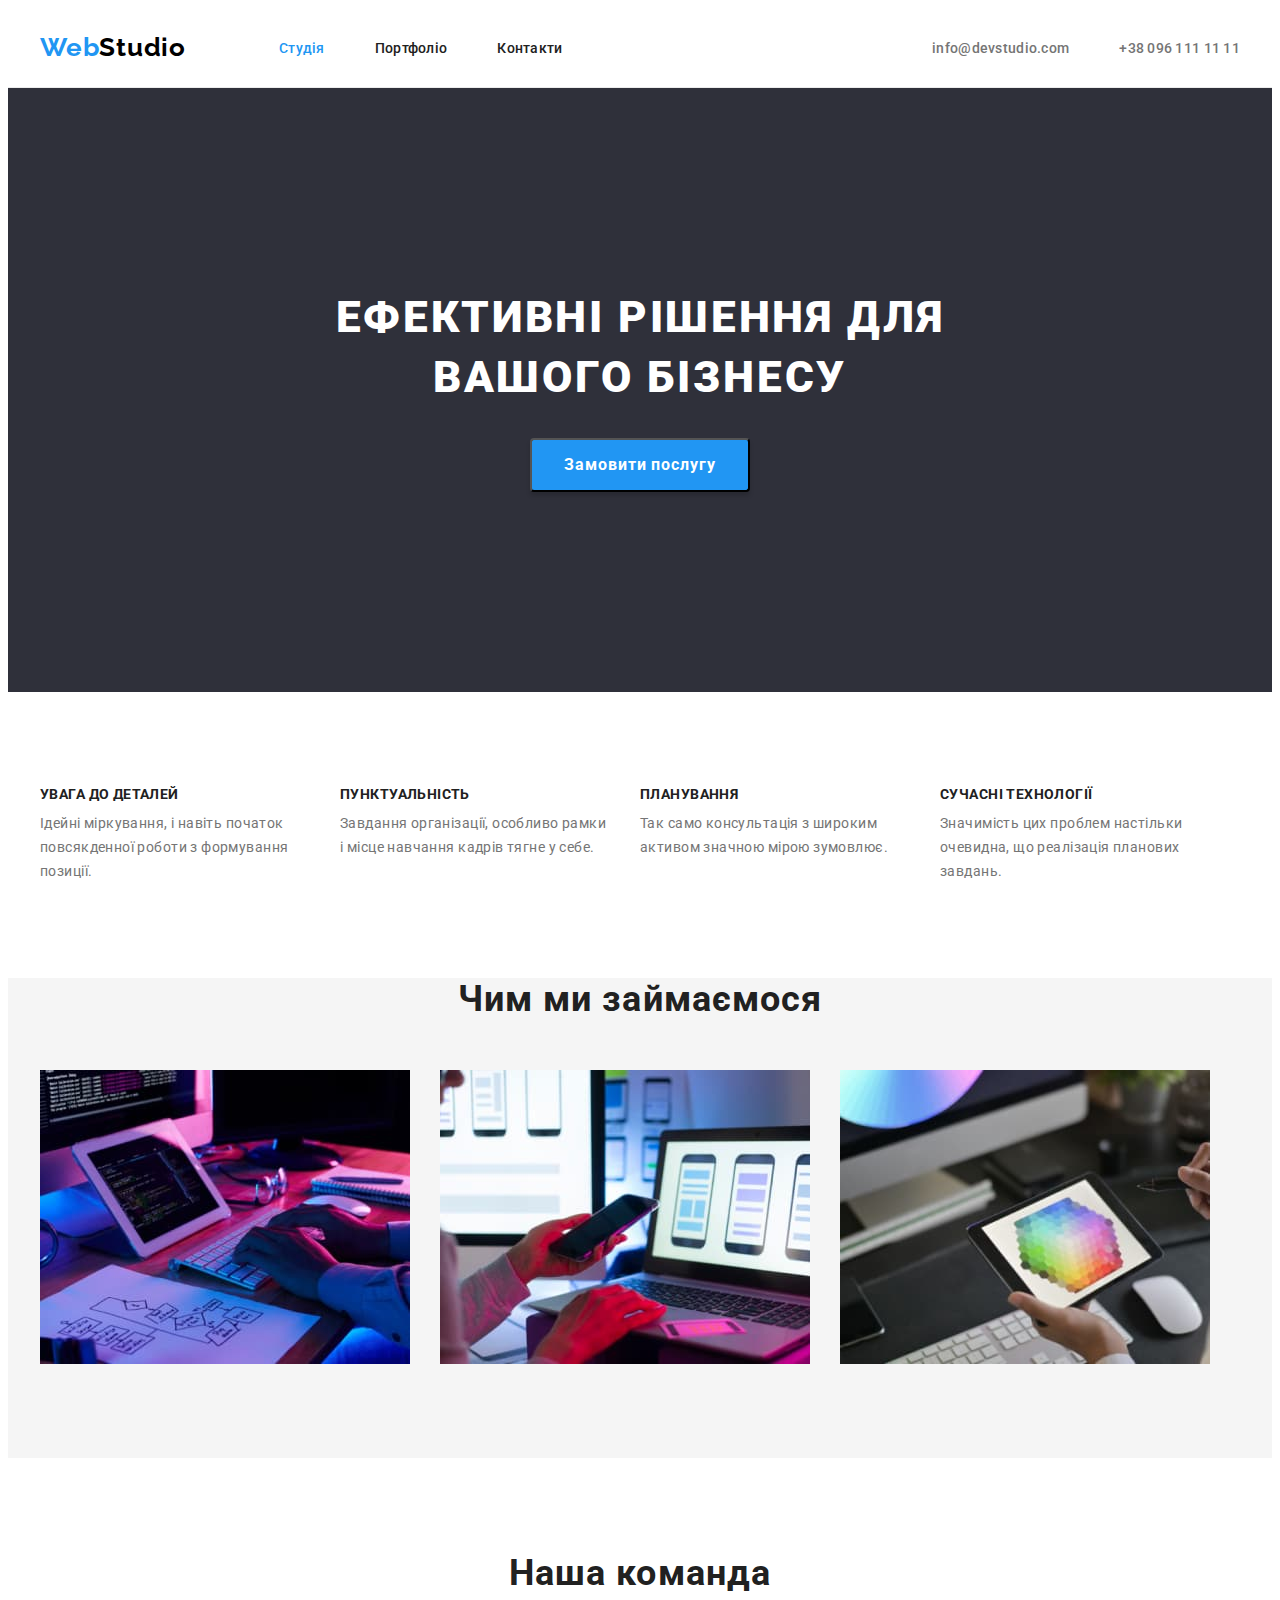
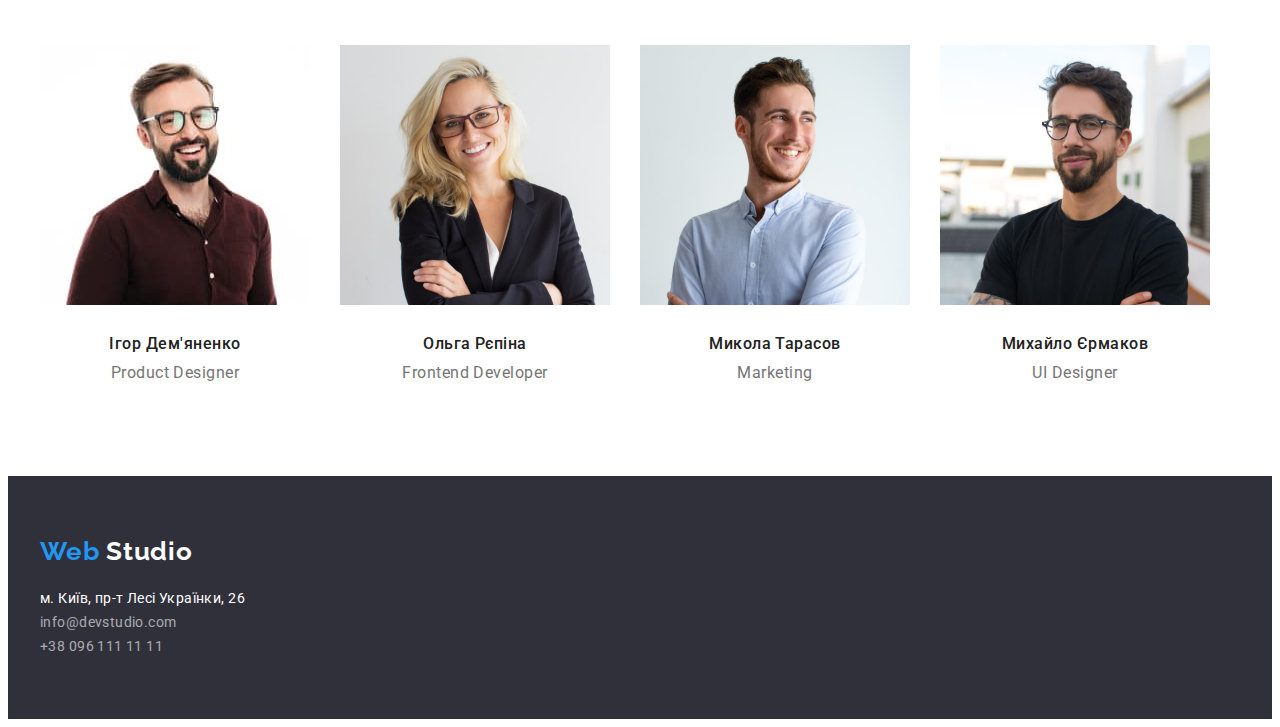
<file: index.html>
<!DOCTYPE html>
<html lang="en">
  <head>
    <meta charset="UTF-8" />
    <meta http-equiv="X-UA-Compatible" content="IE=edge" />
    <meta name="viewport" content="width=device-width, initial-scale=1.0" />
    <title><hw-03></title>
    <link rel="preconnect" href="https://fonts.googleapis.com" />
    <link rel="preconnect" href="https://fonts.gstatic.com" crossorigin />
    <link
      href="https://fonts.googleapis.com/css2?family=Raleway:wght@700&family=Roboto:wght@400;500;700;900&display=swap"
      rel="stylesheet"
    />
    <link
      rel="stylesheet"
      href="https://cdnjs.cloudflare.com/ajax/libs/modern-normalize/1.0.0/modern-normalize.min.css"
      integrity="sha512-ISS7cAi1PEhQ8jnbJpJZMd29NlhNj4AWYyLOSp2CE/CsHxTCu+r+t0D2yoJudVrd0/8fTVPUVDzY5Tvli75u/g=="
      crossorigin="anonymous"
    />
    <link rel="stylesheet" href="./css/styles.css" />
  </head>

  <body>
    <header>
      <div class="container">
        <div class="header-page">
          <nav class="menu-nav">
            <a href="/" class="logo"><span class="accent">Web</span>Studio</a>
            <ul class="site-nav">
              <li class="item">
                <a href="./index.html" class="link current">Студія</a>
              </li>
              <li class="item">
                <a href="./portfolio.html" class="link">Портфоліо</a>
              </li>
              <li class="item">
                <a href="" class="link">Контакти</a>
              </li>
            </ul>
          </nav>

          <ul class="contact-data">
            <li class="email">
              <a href="mailto:info@devstudio.com" class="link"
                >info@devstudio.com</a
              >
            </li>
            <li class="tel">
              <a href="tel:+380961111111" class="link">+38 096 111 11 11</a>
            </li>
          </ul>
        </div>
      </div>
    </header>

    <main>
      <section class="hero">
        <div class="container">
          <h1 class="hero-title">Ефективні рішення для вашого бізнесу</h1>
          <button type="button" class="button">Замовити послугу</button>
        </div>
      </section>

      <section class="section fearure">
        <div class="container">
          <ul class="fearure-list">
            <li class="item">
              <h3 class="fearures-title">УВАГА ДО ДЕТАЛЕЙ</h3>
              <p class="fearures-text">
                Ідейні міркування, i навіть початок повсякденної роботи з
                формування позиції.
              </p>
            </li>
            <li class="item">
              <h3 class="fearures-title">ПУНКТУАЛЬНІСТЬ</h3>
              <p class="fearures-text">
                Завдання організації, особливо рамки i місце навчання кадрів
                тягне у себе.
              </p>
            </li>
            <li class="item">
              <h3 class="fearures-title">ПЛАНУВАННЯ</h3>
              <p class="fearures-text">
                Так само консультація з широким активом значною мірою зумовлює.
              </p>
            </li>
            <li class="item">
              <h3 class="fearures-title">СУЧАСНІ ТЕХНОЛОГІЇ</h3>
              <p class="fearures-text">
                Значимість цих проблем настільки очевидна, що реалізація
                планових завдань.
              </p>
            </li>
          </ul>
        </div>
      </section>
      <section class="section work">
        <div class="container">
          <h2 class="section-title">Чим ми займаємося</h2>
          <ul class="work-list">
            <li class="item">
              <img src="./img/box-1.jpg" alt="Розробка сайту" width="370" />
            </li>
            <li class="item">
              <img
                src="./img/box-2.jpg"
                alt="Створення мобільної версії"
                width="370"
              />
            </li>
            <li class="item">
              <img src="./img/box-3.jpg" alt="Веб-дизайн" width="370" />
            </li>
          </ul>
        </div>
      </section>
      <section class="section">
        <div class="container">
          <h2 class="section-title">Наша команда</h2>
          <ul class="team-list">
            <li class="item">
              <img
                src="./img/team-card-1.jpg"
                alt="Ігор Дем'яненко"
                width="270"
              />
              <h3 class="team-name">Ігор Дем'яненко</h3>
              <p class="team-speciality">Product Designer</p>
            </li>
            <li class="item">
              <img src="./img/team-card-2.jpg" alt="Ольга Рєпіна" width="270" />
              <h3 class="team-name">Ольга Рєпіна</h3>
              <p class="team-speciality">Frontend Developer</p>
            </li>
            <li class="item">
              <img
                src="./img/team-card-3.jpg"
                alt="Микола Тарасов"
                width="270"
              />
              <h3 class="team-name">Микола Тарасов</h3>
              <p class="team-speciality">Marketing</p>
            </li>
            <li class="item">
              <img
                src="./img/team-card-4.jpg"
                alt="Михайло Єрмаков"
                width="270"
              />
              <h3 class="team-name">Михайло Єрмаков</h3>
              <p class="team-speciality">UI Designer</p>
            </li>
          </ul>
        </div>
      </section>
    </main>

    <footer>
      <div class="container">
        <div class="footer-logo">
          <a href="/" class="logo"
            ><span class="accent">Web</span>
            <span class="logo-studio">Studio</span>
          </a>
        </div>
        <div>
          <address>
            м. Київ, пр-т Лесі Українки, 26 <br />

            <a href="mailto:info@devstudio.com" class="address-email"
              >info@devstudio.com</a
            >
            <br />

            <a href="tel:+380961111111" class="address-tel"
              >+38 096 111 11 11</a
            >
          </address>
        </div>
      </div>
    </footer>
  </body>
</html>
</file>
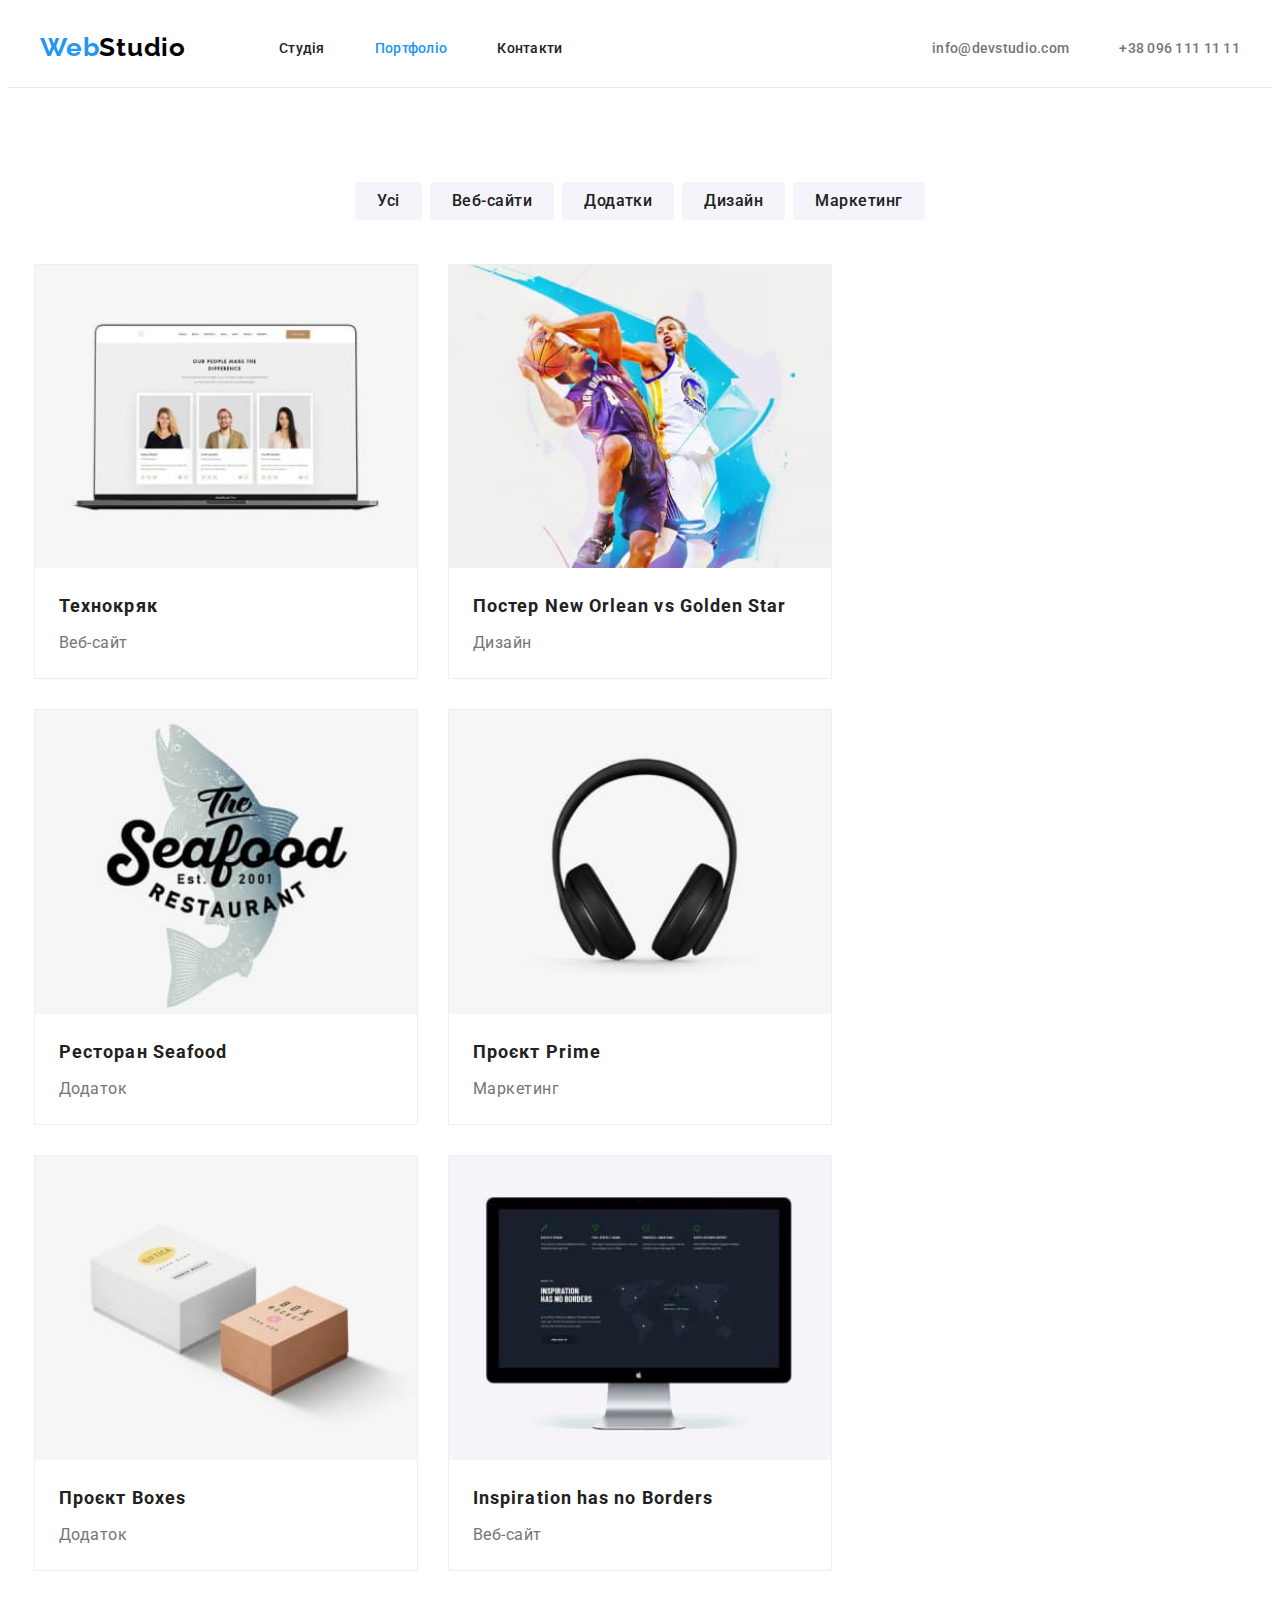
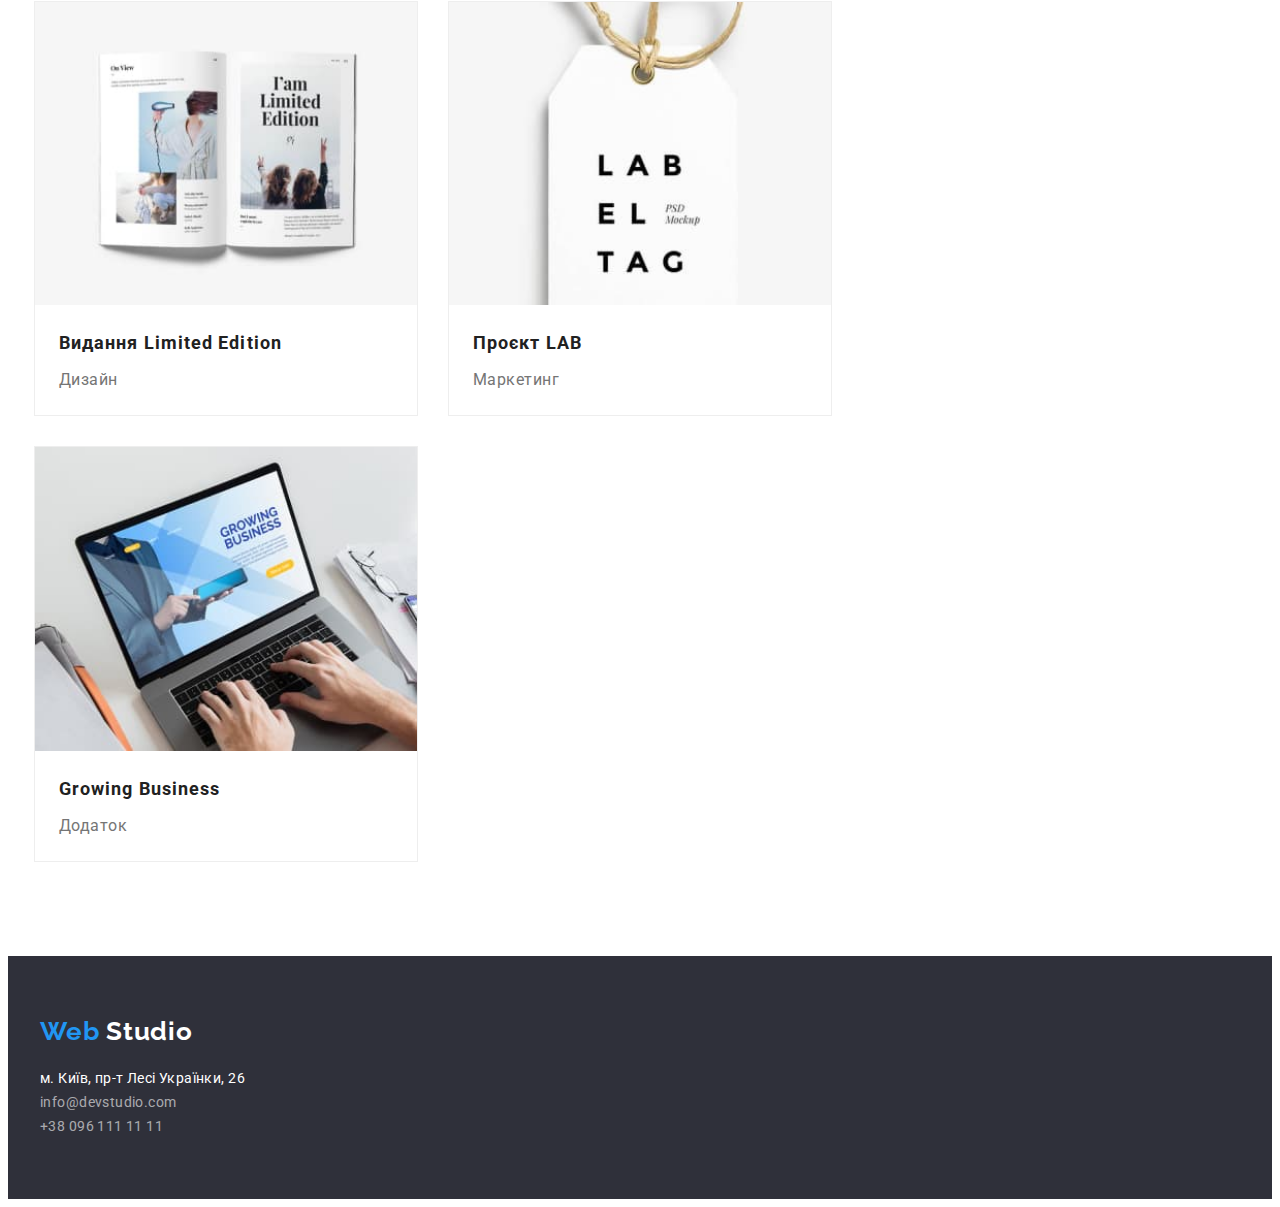
<file: portfolio.html>
<!DOCTYPE html>
<html lang="en">
  <head>
    <meta charset="UTF-8" />
    <meta http-equiv="X-UA-Compatible" content="IE=edge" />
    <meta name="viewport" content="width=device-width, initial-scale=1.0" />
    <title><hw-03></title>
    <link rel="preconnect" href="https://fonts.googleapis.com" />
    <link rel="preconnect" href="https://fonts.gstatic.com" crossorigin />
    <link
      href="https://fonts.googleapis.com/css2?family=Raleway:wght@700&family=Roboto:wght@400;500;700;900&display=swap"
      rel="stylesheet"
    />
    <link
      rel="stylesheet"
      href="https://cdnjs.cloudflare.com/ajax/libs/modern-normalize/1.0.0/modern-normalize.min.css"
      integrity="sha512-ISS7cAi1PEhQ8jnbJpJZMd29NlhNj4AWYyLOSp2CE/CsHxTCu+r+t0D2yoJudVrd0/8fTVPUVDzY5Tvli75u/g=="
      crossorigin="anonymous"
    />
    <link rel="stylesheet" href="./css/styles.css" />
  </head>

  <body>
    <header>
      <div class="container">
        <div class="header-page">
          <nav class="menu-nav">
            <a href="/" class="logo"><span class="accent">Web</span>Studio</a>
            <ul class="site-nav">
              <li class="item">
                <a href="./index.html" class="link">Студія</a>
              </li>
              <li class="item">
                <a href="./portfolio.html" class="link current">Портфоліо</a>
              </li>
              <li class="item">
                <a href="" class="link">Контакти</a>
              </li>
            </ul>
          </nav>

          <ul class="contact-data">
            <li class="email">
              <a href="mailto:info@devstudio.com" class="link"
                >info@devstudio.com</a
              >
            </li>
            <li class="tel">
              <a href="tel:+380961111111" class="link">+38 096 111 11 11</a>
            </li>
          </ul>
        </div>
      </div>
    </header>

    <main>
      <section class="projects">
        <div class="container">
          <div class="menu-filters">
            <ul class="filters">
              <li class="filters-item">
                <button type="button" class="filters-button">Усі</button>
              </li>
              <li class="filters-item">
                <button type="button" class="filters-button">Веб-сайти</button>
              </li>
              <li class="filters-item">
                <button type="button" class="filters-button">Додатки</button>
              </li>
              <li class="filters-item">
                <button type="button" class="filters-button">Дизайн</button>
              </li>
              <li class="filters-item">
                <button type="button" class="filters-button">Маркетинг</button>
              </li>
            </ul>
          </div>

          <ul class="project-set">
            <li class="project">
              <img src="./img/project-1.jpg" alt="Веб-сайт Технокряк" width:
              370; />
              <div class="project-content">
                <h2 class="project-title">Технокряк</h2>
                <p class="project-description">Веб-сайт</p>
              </div>
            </li>
            <li class="project">
              <img src="./img/project-2.jpg" alt="Дизайн Постер" width: 370; />
              <div class="project-content">
                <h2 class="project-title">Постер New Orlean vs Golden Star</h2>
                <p class="project-description">Дизайн</p>
              </div>
            </li>
            <li class="project">
              <img src="./img/project-3.jpg" alt="Додаток Ресторан" width: 370;
              />
              <div class="project-content">
                <h2 class="project-title">Ресторан Seafood</h2>
                <p class="project-description">Додаток</p>
              </div>
            </li>
            <li class="project">
              <img src="./img/project-4.jpg" alt="Маркетинг Проект" width: 370;
              />
              <div class="project-content">
                <h2 class="project-title">Проєкт Prime</h2>
                <p class="project-description">Маркетинг</p>
              </div>
            </li>
            <li class="project">
              <img src="./img/project-5.jpg" alt="Додаток Проект" width: 370; />
              <div class="project-content">
                <h2 class="project-title">Проєкт Boxes</h2>
                <p class="project-description">Додаток</p>
              </div>
            </li>
            <li class="project">
              <img src="./img/project-6.jpg" alt="Веб-сайт Inspiration" width:
              370; />
              <div class="project-content">
                <h2 class="project-title">Inspiration has no Borders</h2>
                <p class="project-description">Веб-сайт</p>
              </div>
            </li>
            <li class="project">
              <img src="./img/project-7.jpg" alt="Дизайн Видання" width: 370; />
              <div class="project-content">
                <h2 class="project-title">Видання Limited Edition</h2>
                <p class="project-description">Дизайн</p>
              </div>
            </li>
            <li class="project">
              <img src="./img/project-8.jpg" alt="Маркетинг Проект" width: 370;
              />
              <div class="project-content">
                <h2 class="project-title">Проєкт LAB</h2>
                <p class="project-description">Маркетинг</p>
              </div>
            </li>
            <li class="project">
              <img src="./img/project-9.jpg" alt="Додаток Бізнес" width: 370; />
              <div class="project-content">
                <h2 class="project-title">Growing Business</h2>
                <p class="project-description">Додаток</p>
              </div>
            </li>
          </ul>
        </div>
      </section>
    </main>

    <footer>
      <div class="container">
        <div class="logo">
          <a href="/" class="logo"
            ><span class="accent">Web</span>
            <span class="logo-studio">Studio</span>
          </a>
        </div>
        <div>
          <address>
            м. Київ, пр-т Лесі Українки, 26 <br />

            <a href="mailto:info@devstudio.com" class="address-email"
              >info@devstudio.com</a
            >
            <br />

            <a href="tel:+380961111111" class="address-tel"
              >+38 096 111 11 11</a
            >
          </address>
        </div>
      </div>
    </footer>
  </body>
</html>
</file>
<file: css/styles.css>
:root {
  --primary-text-color: #757575;
  --title-text-color: #212121;
  --accent-color: #2196f3;
  --primary-white-color: #fff;
}

body {
  background-color: var(--primary-white-color);
  color: var(--primary-text-color);
  font-family: "Roboto", sans-serif;
}
.container {
  width: 1200px;
  padding-left: 15px;
  padding-right: 15px;
  margin: 0 auto;
}

h2,
h3 {
  color: var(--title-text-color);
}
h1,
h2,
h3,
p,
ul {
  margin-left: 0;
  margin-right: 0;
  margin-top: 0;
  margin-bottom: 0;
}
section {
  padding-top: 94px;
  padding-bottom: 94px;
}
img {
  display: block;
  min-width: 100%;
  height: auto;
}
header {
  background-color: #fff;
  border-bottom: 1px solid #ececec;
  padding-top: 24px;
  padding-bottom: 24px;
}
.header-page {
  display: flex;
}

.menu-nav {
  display: flex;
  align-items: center;
}
.site-nav {
  display: flex;
  margin-left: 93px;
}
.site-nav .item {
  margin-right: 50px;
}
.site-nav .item:last-child {
  margin-right: 0;
}

.logo,
.accent {
  color: #000;
  font-family: "Raleway";
  font-weight: 700;
  font-size: 26px;
  line-height: 1.19;
  letter-spacing: 0.03em;
  text-decoration: none;
}

.accent {
  color: var(--accent-color);
}
ul {
  list-style: none;
  padding-left: 0;
}

.site-nav a {
  color: var(--title-text-color);
  font-weight: 500;
  font-size: 14px;
  line-height: 1.2;
  letter-spacing: 0.02em;
}
.site-nav .link:hover,
.site-nav .link:focus {
  color: var(--accent-color);
}
.site-nav .link.current {
  color: var(--accent-color);
}
a {
  text-decoration: none;
}

.tel .link,
.email .link {
  color: var(--primary-text-color);
  font-weight: 500;
  font-size: 14px;
  line-height: 1.2;
  letter-spacing: 0.02em;
}

.email .link:hover,
.tel .link:hover {
  color: var(--accent-color);
}

.email .link {
  margin-right: 50px;
}
.contact-data {
  display: flex;
  margin-right: 0;
  margin-left: 0;
  align-items: center;
  margin-left: auto;
}

.hero {
  background: #2f303a;
  text-align: center;
  display: flex;
  padding-top: 200px;
  padding-bottom: 200px;
}
.hero-title {
  color: var(--primary-white-color);
  font-weight: 900;
  font-size: 44px;
  line-height: 1.36;
  letter-spacing: 0.06em;
  text-transform: uppercase;
  max-width: 696px;
  margin-left: auto;
  margin-right: auto;

  text-align: center;
  padding-bottom: 30px;
}
.button {
  font-family: inherit;
  font-weight: 700;
  font-size: 16px;
  line-height: 1.88;
  align-items: center;
  letter-spacing: 0.06em;
  color: var(--primary-white-color);
  background-color: var(--accent-color);
  cursor: pointer;
  box-shadow: 0px 4px 4px rgba(0, 0, 0, 0.15);
  border-radius: 4px;
  padding: 10px 32px;
  min-width: 216px;
}
.button:active {
  background-color: #188ce8;
}
.fearure {
  background-color: #fff;
}
.work {
  background-color: #f5f5f5;
}
.fearure-list {
  display: flex;
  padding-left: 0;
}
.fearure-list .item {
  width: 270px;
  margin-left: 15px;
  margin-right: 15px;
}
.fearure-list .item:first-child {
  margin-left: 0;
}
.fearure-list .item:last-child {
  margin-right: 0;
}

.fearures-title {
  font-size: 14px;
  line-height: 1.2;
  letter-spacing: 0.03em;
  text-transform: uppercase;
}
.fearures-text {
  font-size: 14px;
  line-height: 1.71;
  letter-spacing: 0.03em;
  margin-top: 10px;
}
.section-title {
  font-size: 36px;
  line-height: 1.17;
  text-align: center;
  letter-spacing: 0.03em;
}
.work {
  padding-top: 0;
}
.work-list,
.team-list {
  display: flex;
  margin-top: 50px;
}
.work-list .item,
.team-list .item {
  margin-left: 15px;
  margin-right: 15px;
}
.work-list .item:first-child,
.team-list .item:first-child {
  margin-left: 0;
}
.work-list .item:last-child,
.team-list .item:last-child {
  margin-right: 0;
}

.team-name {
  font-weight: 500;
  font-size: 16px;
  line-height: 1.18;
  letter-spacing: 0.03em;
  text-align: center;
  padding-top: 30px;
  padding-bottom: 10px;
}
.team-speciality {
  font-size: 16px;
  line-height: 1.19;
  letter-spacing: 0.03em;
  text-align: center;
}
.team-person {
  padding: 30px 70px;
}
footer {
  background-color: #2f303a;
  padding-top: 60px;
  padding-bottom: 60px;
}

.logo-studio {
  color: var(--primary-white-color);
}
address {
  margin-top: 20px;
}
address,
.address-email,
.address-tel {
  font-style: normal;
  font-size: 14px;
  line-height: 1.71;
  letter-spacing: 0.03em;
  color: var(--primary-white-color);
}

.address-email,
.address-tel {
  color: rgba(255, 255, 255, 0.6);
}
.address-email {
  margin-top: 9px;
  margin-bottom: 9px;
}

/* Портфоліо */

main {
  background-color: #fff;
}
.filters {
  background-color: #fff;
  display: flex;
}
.menu-filters {
  display: flex;
  justify-content: center;
  padding-bottom: 50px;
}

.filters-item {
  margin-right: 8px;
}

.filters-button {
  font-family: inherit;
  cursor: pointer;
  color: var(--title-text-color);
  font-weight: 500;
  font-size: 16px;
  line-height: 1.62;
  text-align: center;
  letter-spacing: 0.03em;
  border: 0;
  padding: 6px 22px;
  background: #f5f4fa;
  border-radius: 4px;
}
.filters-item:last-child {
  margin-right: 0;
}
.filters-button:hover,
.filters-button:focus {
  background-color: var(--accent-color);
  color: var(--primary-white-color);
}
.project-set {
  display: flex;
  flex-wrap: wrap;
  margin-top: -36px;
  margin-left: -36px;
}
.project-set > .project {
  background: #ffffff;
  border: 1px solid #eeeeee;
  flex-basis: calc(100% / 3 - 30px);
  margin-top: 30px;
  margin-left: 30px;
}
.project-content {
  padding: 20px 24px;
}

.project-title {
  font-size: 18px;
  line-height: 2;
  letter-spacing: 0.06em;
  padding-bottom: 4px;
}
.project-description {
  font-size: 16px;
  line-height: 1.88;
  letter-spacing: 0.03em;
}
</file>
